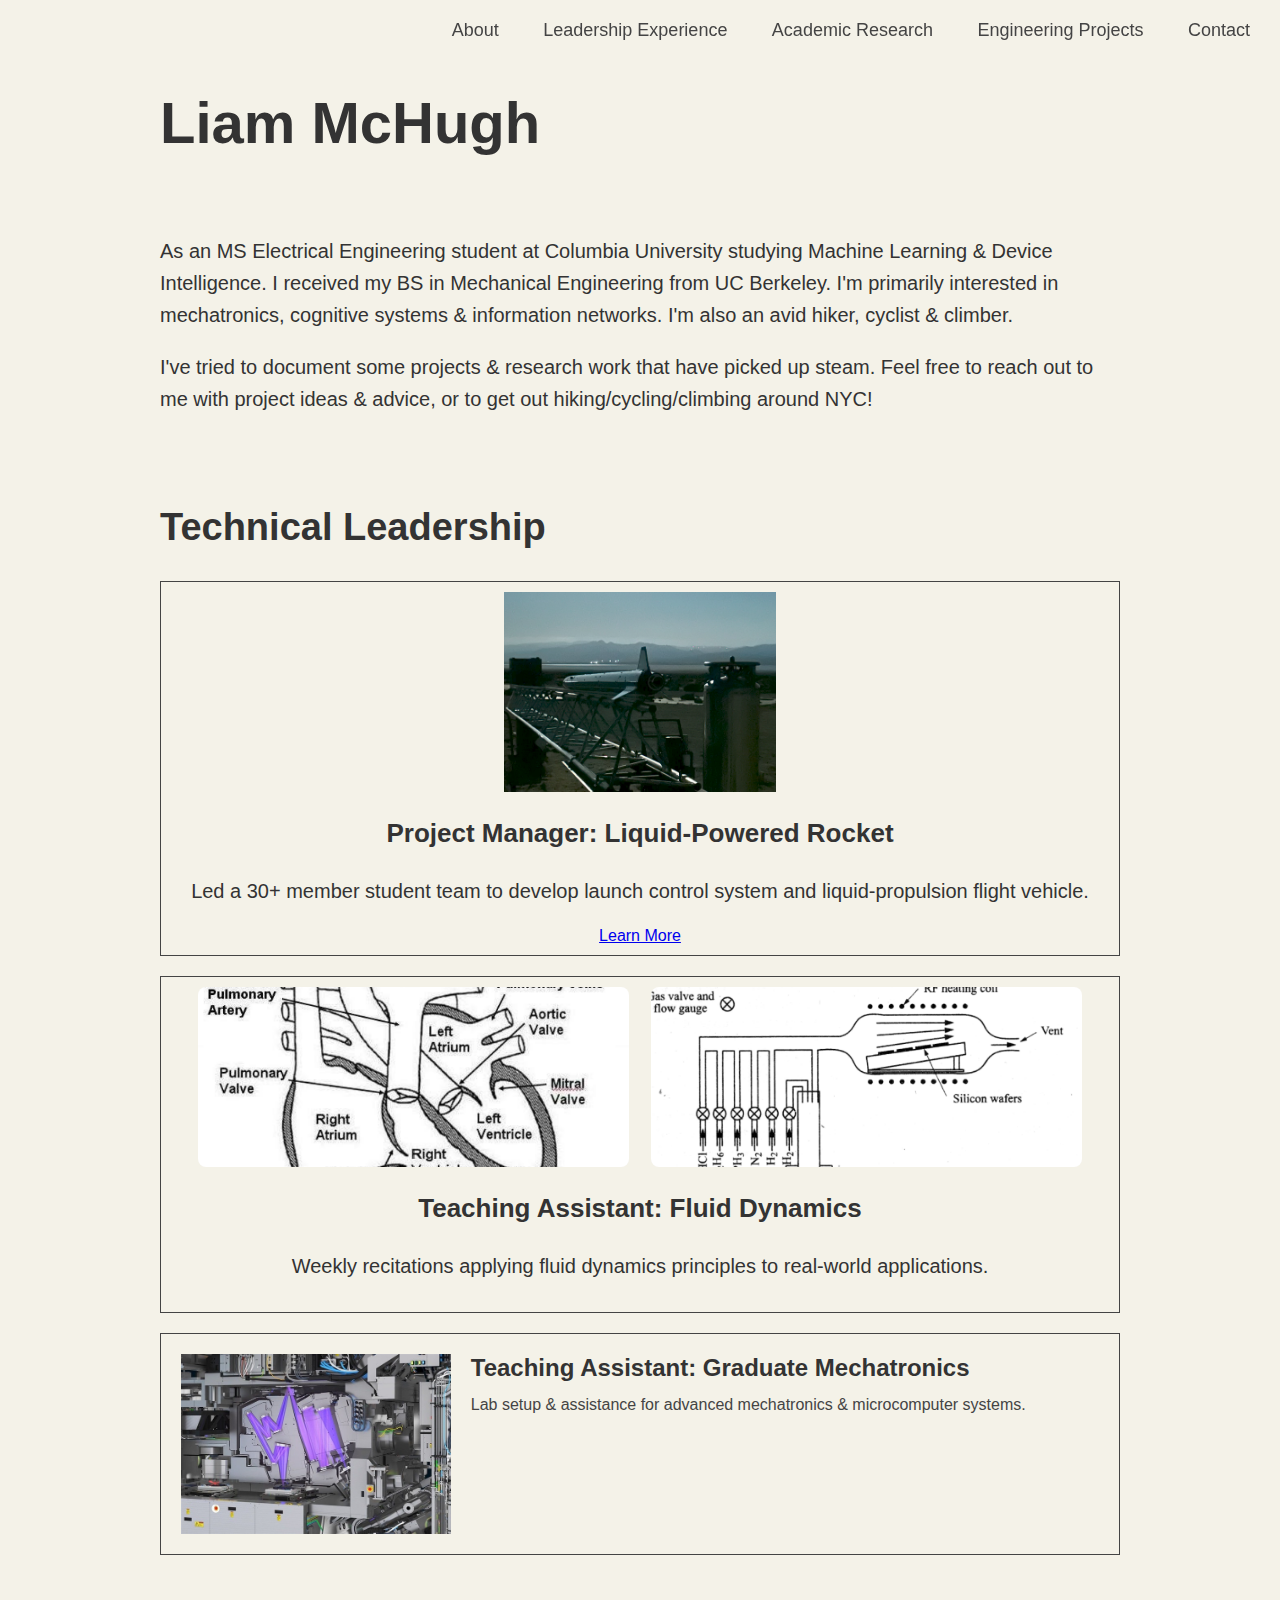
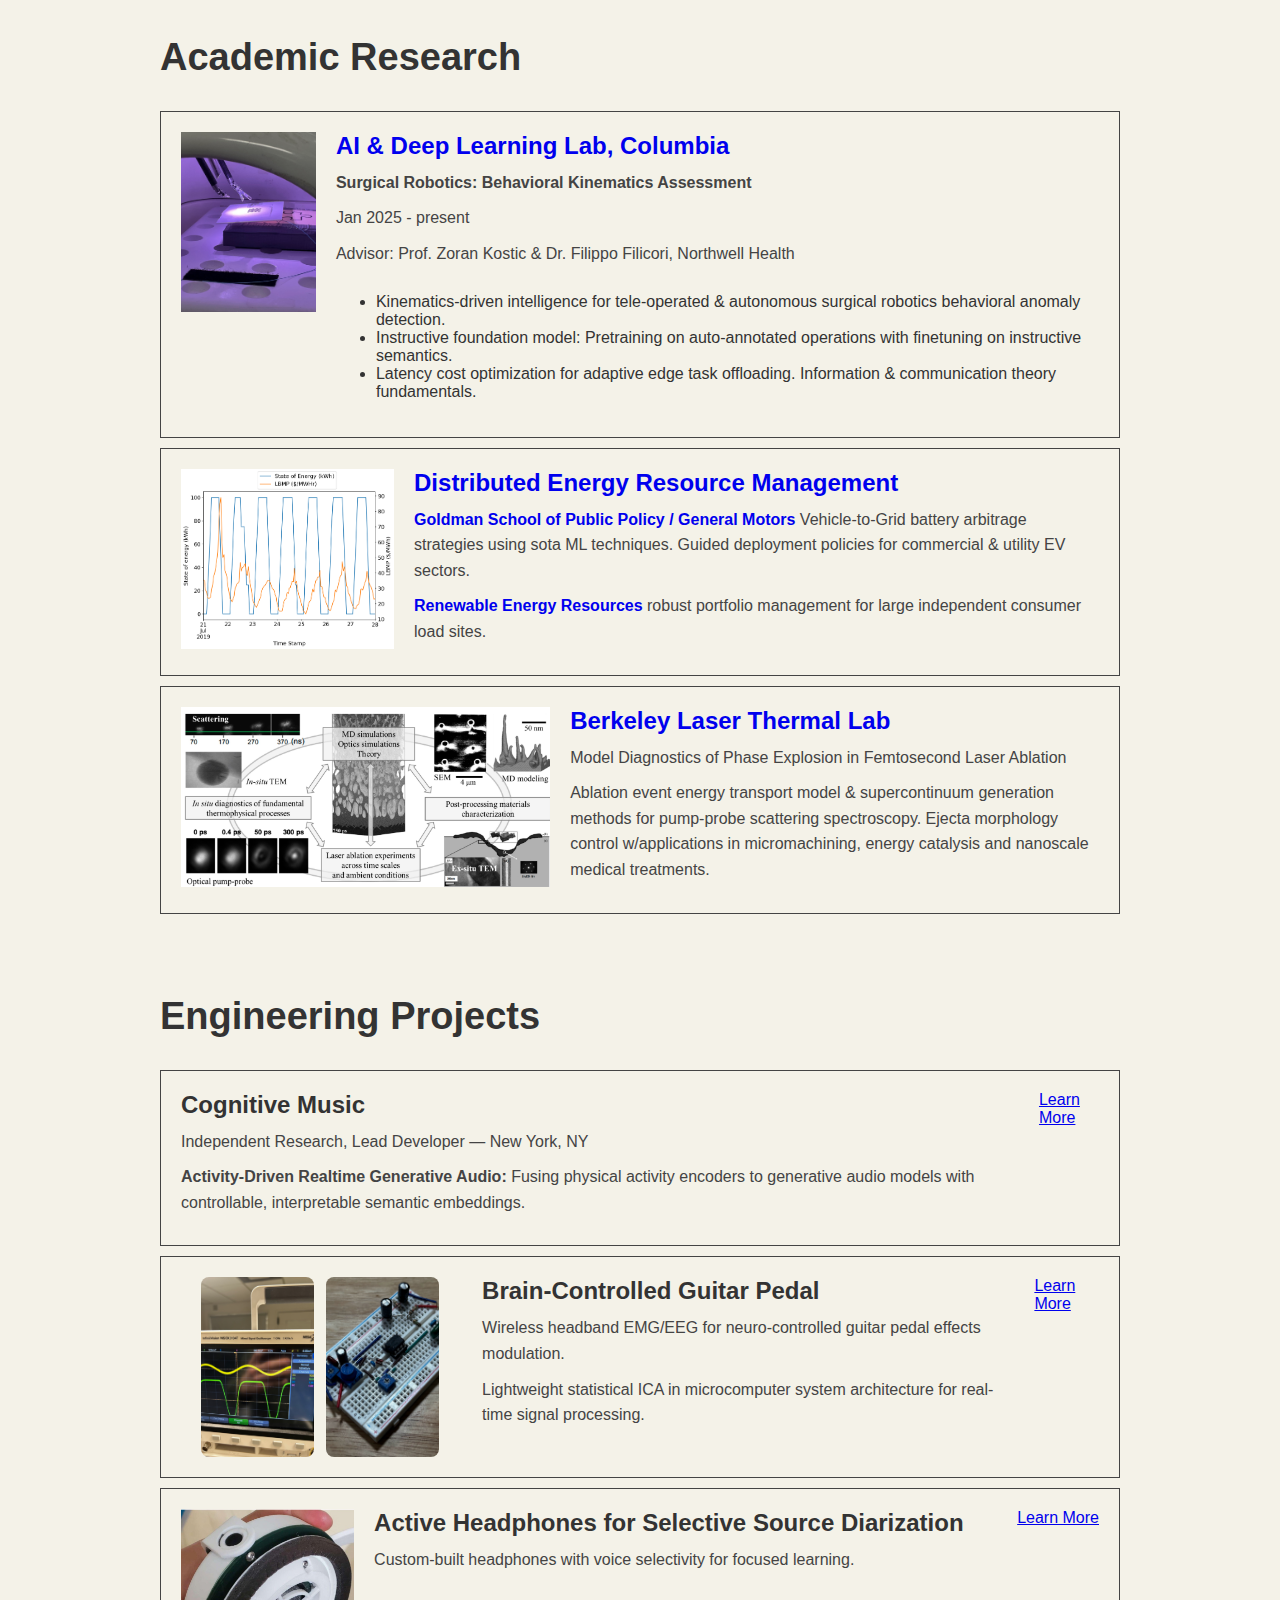
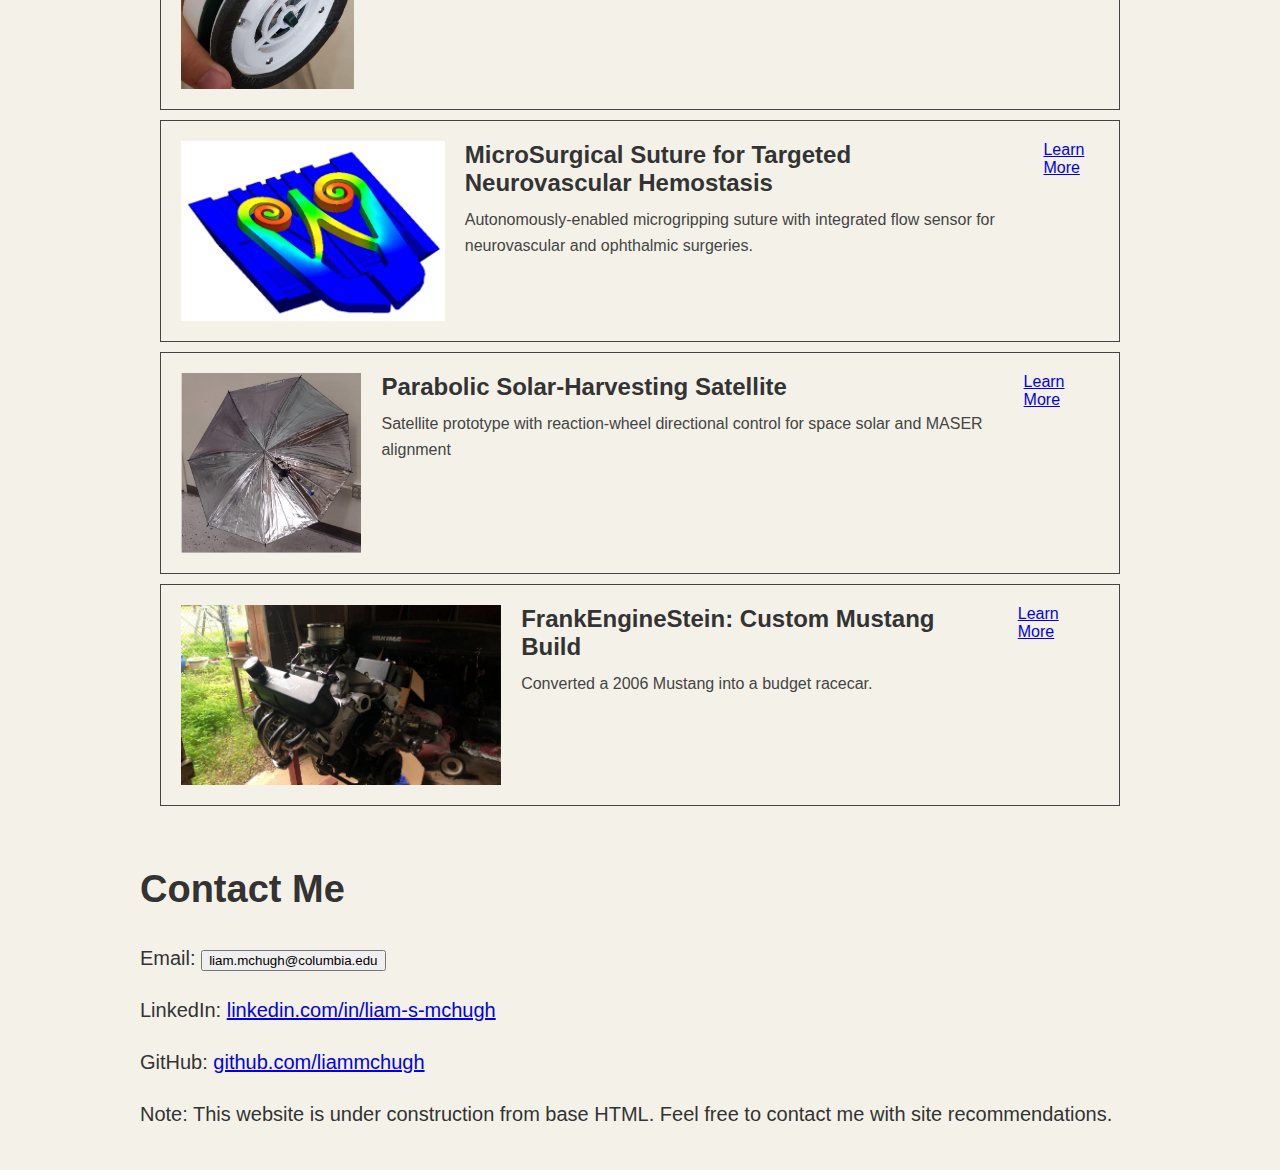
<file: index.html>
<!DOCTYPE html>
<html lang="en">
<head>
    <meta charset="UTF-8">
    <meta name="viewport" content="width=device-width, initial-scale=1.0">
    <title>Liam McHugh - Portfolio</title>
    <link rel="stylesheet" href="css/style.css">
</head>
<body>
    <div class="container">
        <aside class="top-menu">
            <div class="menu-items">
                <nav>
                    <ul>
                        <li><a href="#about">About</a></li>
                        <!-- <li class="dropdown"> -->
                        <li><a href="#leadership">Leadership Experience</a>
                        <!-- <ul class="dropdown-content">
                            <li><a href="projects/liquid-rocket.html">Liquid-Powered Rocket</a></li>
                            <li><a href="projects/teaching-fluid-dynamics.html">Fluid Dynamics TA</a></li> -->
                                <!-- Add more leadership projects here -->
                            <!-- </ul> -->
                        <!-- </li> -->
                        <!-- <li class="dropdown"> -->
                        <li><a href="#academia">Academic Research</a></li>
                        <li><a href="#projects">Engineering Projects</a></li>
                        <!-- <ul class="dropdown-content">
                            <li><a href="projects/emg-headband.html">EMG Headband</a></li>
                            <li><a href="projects/active-headphones.html">Active Headphones</a></li>
                            <li><a href="projects/micro-suture.html">MicroSuture</a></li>
                            <li><a href="projects/solar-satellite.html">Solar Satellite</a></li> -->
                                <!-- Add more engineering projects here -->
                            <!-- </ul> -->
                        <!-- </li> -->
                        <li><a href="#contact">Contact</a></li>
                    </ul>
                </nav>
            </div>
        </aside>

        <section class="content">
            <h1>Liam McHugh</h1>

            <section id="about">
                <!-- <h2>About Me</h2> -->
                <p>As an MS Electrical Engineering student at Columbia University studying Machine Learning & Device Intelligence. 
                    I received my BS in Mechanical Engineering from UC Berkeley.
                    I'm primarily interested in mechatronics, cognitive systems & information networks.
                    I'm also an avid hiker, cyclist & climber.</p>

                <p> I've tried to document some projects & research work that have picked up steam.
                    Feel free to reach out to me with project ideas & advice, or to get out hiking/cycling/climbing around NYC!</p>
            </section>

            <section id="leadership">
                <h2>Technical Leadership</h2>
                <div class="research-card">
                    <img src="images/liquid-rocket.jpg" alt="Liquid Rocket">
                    <h3>Project Manager: Liquid-Powered Rocket</h3>
                    <p>Led a 30+ member student team to develop launch control system and liquid-propulsion flight vehicle.</p>
                    <a href="projects/STAR.html">Learn More</a>
                </div>
                
                <div class="research-card">
                    <div class="image-grid">
                        <img src="images/teaching-fluids.jpg" alt="Teaching Fluid Dynamics">
                        <img src="images/CVD.jpg" alt="CVD">
                    </div>
                    <h3>Teaching Assistant: Fluid Dynamics</h3>
                    <p>Weekly recitations applying fluid dynamics principles to real-world applications.</p>
                </div>

                <div class="project-card">
                    <img src="images/lithog.jpg" alt="lithography">
                    <div class="project-card-content">
                        <h3>Teaching Assistant: Graduate Mechatronics</h3>
                        <p>Lab setup & assistance for advanced mechatronics & microcomputer systems.</p>
                    </div>
                </div>
            </section>

            <section id="academia">
                <h2>Academic Research</h2>
                <div class="project-card">
                    <img src="images/surgicalrobot.jpg" alt="Surgical Robot">
                    <div class="project-card-content">
                        <h3><a href="https://www.aidl.ee.columbia.edu/">AI & Deep Learning Lab, Columbia</a></h3>
                        <p><strong>Surgical Robotics: Behavioral Kinematics Assessment</strong></p>
                        <p>Jan 2025 - present</p>
                        <p>Advisor: Prof. Zoran Kostic & Dr. Filippo Filicori, Northwell Health</p>
                        <ul>
                            <li>Kinematics-driven intelligence for tele-operated & autonomous surgical robotics behavioral anomaly detection.</li>
                            <li>Instructive foundation model: Pretraining on auto-annotated operations with finetuning on instructive semantics.</li>
                            <li>Latency cost optimization for adaptive edge task offloading. Information & communication theory fundamentals.</li>
                        </ul>
                    </div>
                </div>

                <div class="project-card">
                    <img src="images/Battery_Arb.png" alt="Columbia University">
                    <div class="project-card-content">
                        <h3><a href="https://github.com/liammchugh/ENERGY-technologies">Distributed Energy Resource Management</a></h3>
                        <p><a href="https://gspp.berkeley.edu/">Goldman School of Public Policy / General Motors</a> Vehicle-to-Grid battery arbitrage strategies using sota ML techniques.
                            Guided deployment policies for commercial & utility EV sectors.</p>
                        <p><a href="https://github.com/liammchugh/Energy-PortfolioManagement">Renewable Energy Resources</a> robust portfolio management for large independent consumer load sites.</p>
                    </div>
                </div>

                <div class="project-card"> 
                    <img src="images/LTL-overview.jpg" alt="Berkeley Laser Thermal Lab">
                    <div class="project-card-content">
                        <h3><a href="https://ltl.berkeley.edu/current.html">Berkeley Laser Thermal Lab</a></h3>
                        <p>Model Diagnostics of Phase Explosion in Femtosecond Laser Ablation</p>
                        <p>Ablation event energy transport model & supercontinuum generation methods for pump-probe scattering spectroscopy. 
                            Ejecta morphology control w/applications in micromachining, energy catalysis and nanoscale medical treatments.</p>
                    </div>
                </div>
            </section>

            <section id="projects">
                <h2>Engineering Projects</h2>
                <div class="project-card">
                    <!-- <img src="images/emotive-cognition.jpg" alt="Emotive Cognition"> -->
                    <div class="project-card-content">
                        <h3>Cognitive Music</h3>
                        <p>Independent Research, Lead Developer — New York, NY</p>
                        <p><strong>Activity-Driven Realtime Generative Audio:</strong> Fusing physical activity encoders to generative audio models with controllable, interpretable semantic embeddings.</p>
                    </div>
                    <a href="https://github.com/liammchugh/Emotive-Cognition">Learn More</a>
                </div>
            
                <div class="project-card">
                    <div class="image-grid">
                        <img src="images/modulation.jpg" alt="Modulation">
                        <img src="images/overdrive_bb.jpg" alt="Circuit">
                    </div>
                    <div class="project-card-content">
                        <h3>Brain-Controlled Guitar Pedal</h3>
                        <p>Wireless headband EMG/EEG for neuro-controlled guitar pedal effects modulation. </p>
                            <p>Lightweight statistical ICA in microcomputer system architecture for real-time signal processing.</p>
                    </div>
                    <a href="https://github.com/liammchugh/BrainComputerInterfaces/tree/main/BCI_GuitarPedal">Learn More</a>
                </div>
                            
                <div class="project-card">
                    <img src="images/headph.jpg" alt="Active Headphones">
                    <div class="project-card-content">
                        <h3>Active Headphones for Selective Source Diarization</h3>
                        <p>Custom-built headphones with voice selectivity for focused learning.</p>
                    </div>
                    <a href="projects/active-headphones.html">Learn More</a>
                </div>
                
                <div class="project-card">
                    <img src="images/micro-suture.jpg" alt="MicroSurgical Suture">
                    <div class="project-card-content">
                        <h3>MicroSurgical Suture for Targeted Neurovascular Hemostasis</h3>
                        <p>Autonomously-enabled microgripping suture with integrated flow sensor for neurovascular and ophthalmic surgeries.</p>
                    </div>
                    <a href="projects/micro-suture.html">Learn More</a>
                </div>
                
                <div class="project-card">
                    <img src="images/satellite.jpg" alt="Solar-Concentrating Satellite">
                    <div class="project-card-content">
                        <h3>Parabolic Solar-Harvesting Satellite</h3>
                        <p>Satellite prototype with reaction-wheel directional control for space solar and MASER alignment</p>
                    </div>
                    <a href="projects/solar-satellite.html">Learn More</a>
                </div>

                <div class="project-card">
                    <img src="images/carbuild.jpg" alt="FrankEngineStein: Custom Mustang Build">
                    <div class="project-card-content">
                        <h3>FrankEngineStein: Custom Mustang Build</h3>
                        <p>Converted a 2006 Mustang into a budget racecar.</p>
                    </div>
                    <a href="projects/track-car-build.html">Learn More</a>
                </div>
                
            </section>
            
            <section id="contact">
                <h2>Contact Me</h2>
                <p>Email: <button onclick="copyToClipboard('liam.mchugh@columbia.edu')">liam.mchugh@columbia.edu</button></p>
                <script>
                    function copyToClipboard(text) {
                        navigator.clipboard.writeText(text).then(function() {
                            alert('Email copied to clipboard');
                        }, function(err) {
                            console.error('Could not copy text: ', err);
                        });
                    }
                </script>
                <p>LinkedIn: <a href="https://www.linkedin.com/in/liam-s-mchugh">linkedin.com/in/liam-s-mchugh</a></p>
                <p>GitHub: <a href="https://github.com/liammchugh">github.com/liammchugh</a></p>
            </section>

            <section id="note">
                <p>Note: This website is under construction from base HTML. Feel free to contact me with site recommendations.</p>
            </section>
        </section>
    </div>
</body>
</html>
</file>
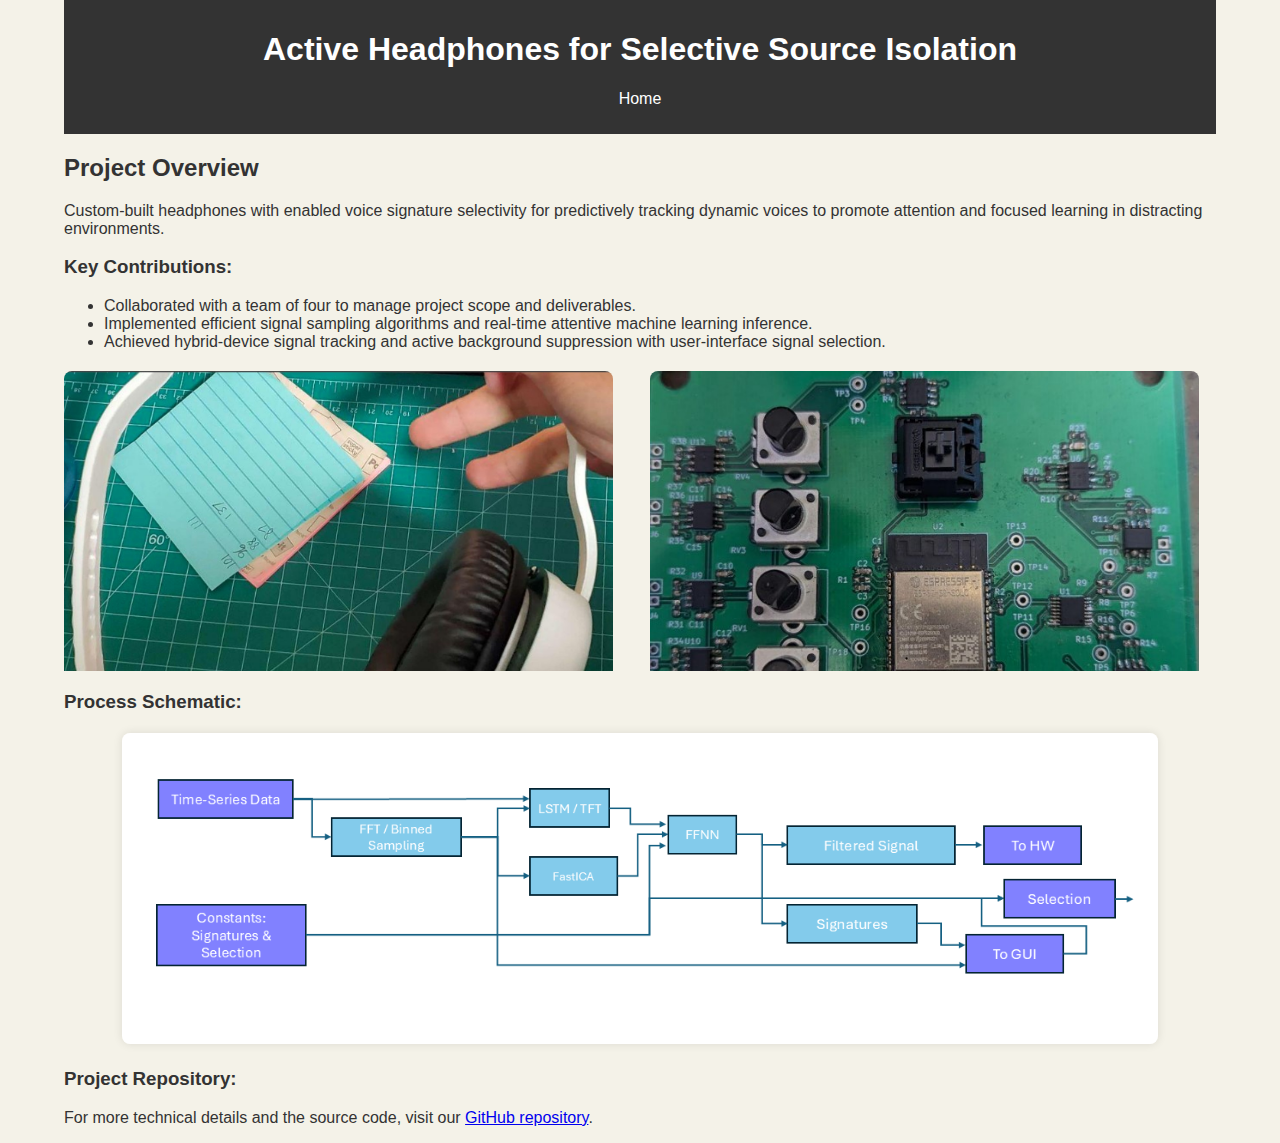
<file: projects/active-headphones.html>
<!DOCTYPE html>
<html lang="en">
<head>
    <meta charset="UTF-8">
    <meta name="viewport" content="width=device-width, initial-scale=1.0">
    <title>Active Headphones for Selective Source Isolation</title>
    <link rel="stylesheet" href="../css/style.css">
</head>
<body>
    <div class="subpage-content">
        <header>
            <h1>Active Headphones for Selective Source Isolation</h1>
            <nav>
                <ul>
                    <li><a href="../index.html">Home</a></li>
                </ul>
            </nav>
        </header>

        <section id="project-details">
            <h2>Project Overview</h2>
            <p>Custom-built headphones with enabled voice signature selectivity for predictively tracking dynamic voices to promote attention and focused learning in distracting environments.</p>

            <h3>Key Contributions:</h3>
            <ul>
                <li>Collaborated with a team of four to manage project scope and deliverables.</li>
                <li>Implemented efficient signal sampling algorithms and real-time attentive machine learning inference.</li>
                <li>Achieved hybrid-device signal tracking and active background suppression with user-interface signal selection.</li>
            </ul>

            <div class="tall-grid">
                <img src="../images/headph-ex.jpg" alt="Headphones Prototype">
                <!-- <img src="../images/active-headphones.jpg" alt="Voice Tracking Technology"> -->
                <img src="../images/headph-pcb.jpg" alt="Signal Processing Algorithms">
                <img src="../images/headph-ui.jpg" alt="Background Suppression">
            </div>
            
            <h3>Process Schematic:</h3>
            <div class="schematic-container">
                <img src="../images/headph-signal-arch.png" alt="Project Schematic" class="schematic-image">
            </div>

            <h3>Project Repository:</h3>
            <p>For more technical details and the source code, visit our <a href="https://github.com/liammchugh/Device-Engineering/tree/main/Active_Selective_Headphones" target="_blank">GitHub repository</a>.</p>

        </section>
    </div>
</body>
</html>
</file>
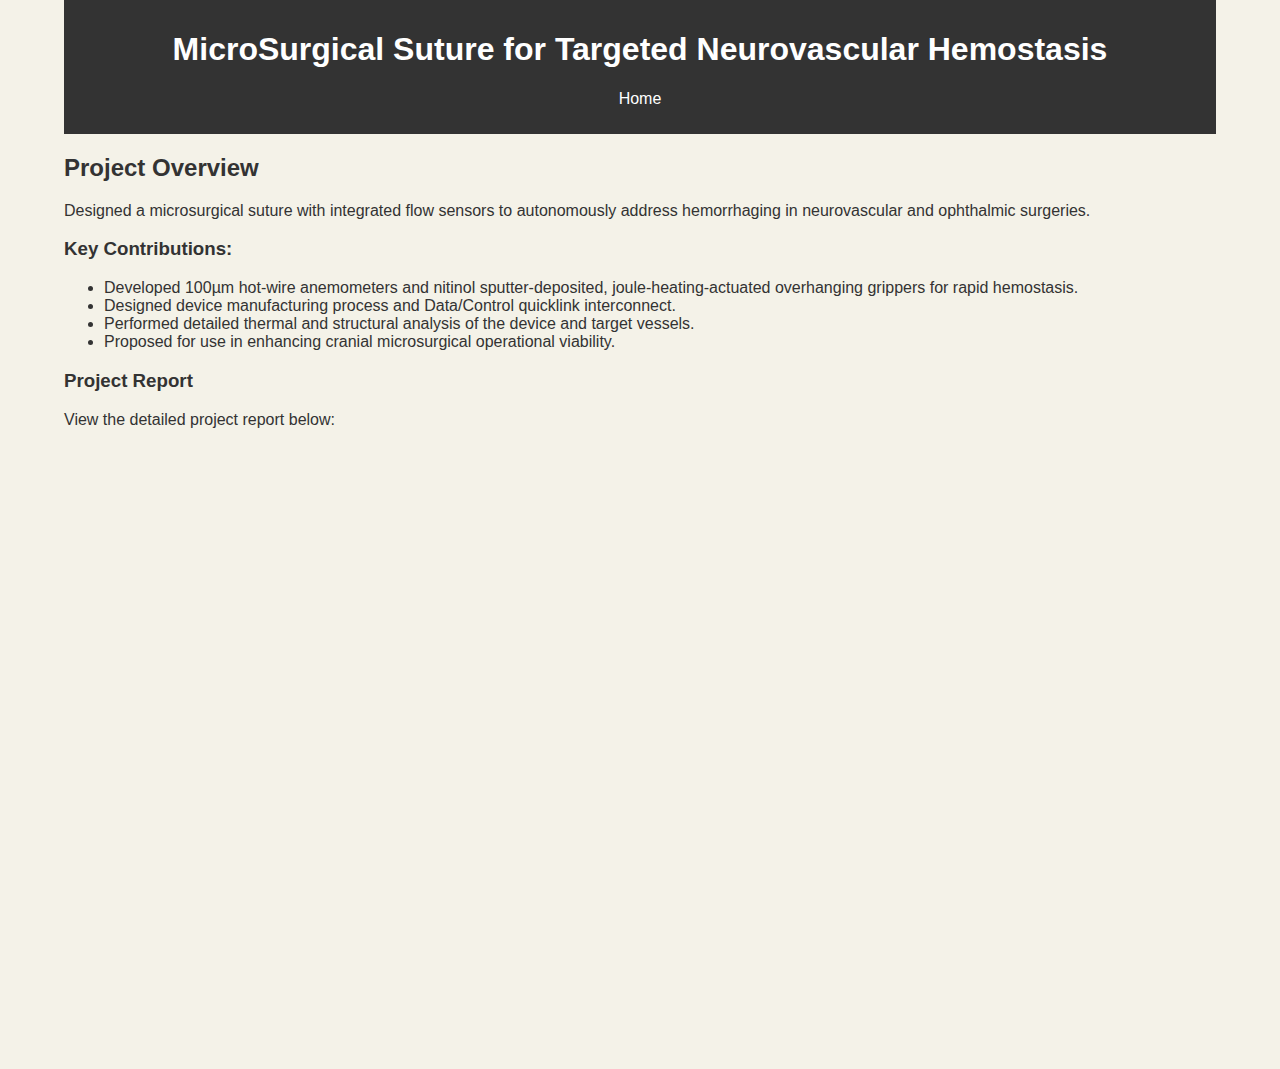
<file: projects/micro-suture.html>
<!DOCTYPE html>
<html lang="en">
<head>
    <meta charset="UTF-8">
    <meta name="viewport" content="width=device-width, initial-scale=1.0">
    <title>MicroSurgical Suture for Targeted Neurovascular Hemostasis</title>
    <link rel="stylesheet" href="../css/style.css">
</head>
<body>
    <div class="subpage-content">
        <header>
            <h1>MicroSurgical Suture for Targeted Neurovascular Hemostasis</h1>
            <nav>
                <ul>
                    <li><a href="../index.html">Home</a></li>
                </ul>
            </nav>
        </header>

        <section id="project-details">
            <h2>Project Overview</h2>
            <p>Designed a microsurgical suture with integrated flow sensors to autonomously address hemorrhaging in neurovascular and ophthalmic surgeries.</p>

            <h3>Key Contributions:</h3>
            <ul>
                <li>Developed 100µm hot-wire anemometers and nitinol sputter-deposited, joule-heating-actuated overhanging grippers for rapid hemostasis.</li>
                <li>Designed device manufacturing process and Data/Control quicklink interconnect.</li>
                <li>Performed detailed thermal and structural analysis of the device and target vessels.</li>
                <li>Proposed for use in enhancing cranial microsurgical operational viability.</li>
            </ul>

            <h3>Project Report</h3>
            <p>View the detailed project report below:</p>
            <div class="pdf-container">
                <iframe src="../pdfs/micro-suture-project-report.pdf" class="pdf-viewer">
                    <p>Your browser doesn't support embedded PDFs. You can <a href="../pdfs/micro-suture-project-report.pdf">download the PDF</a> instead.</p>
                </iframe>
            </div>

        </section>
    </div>
</body>
</html>
</file>
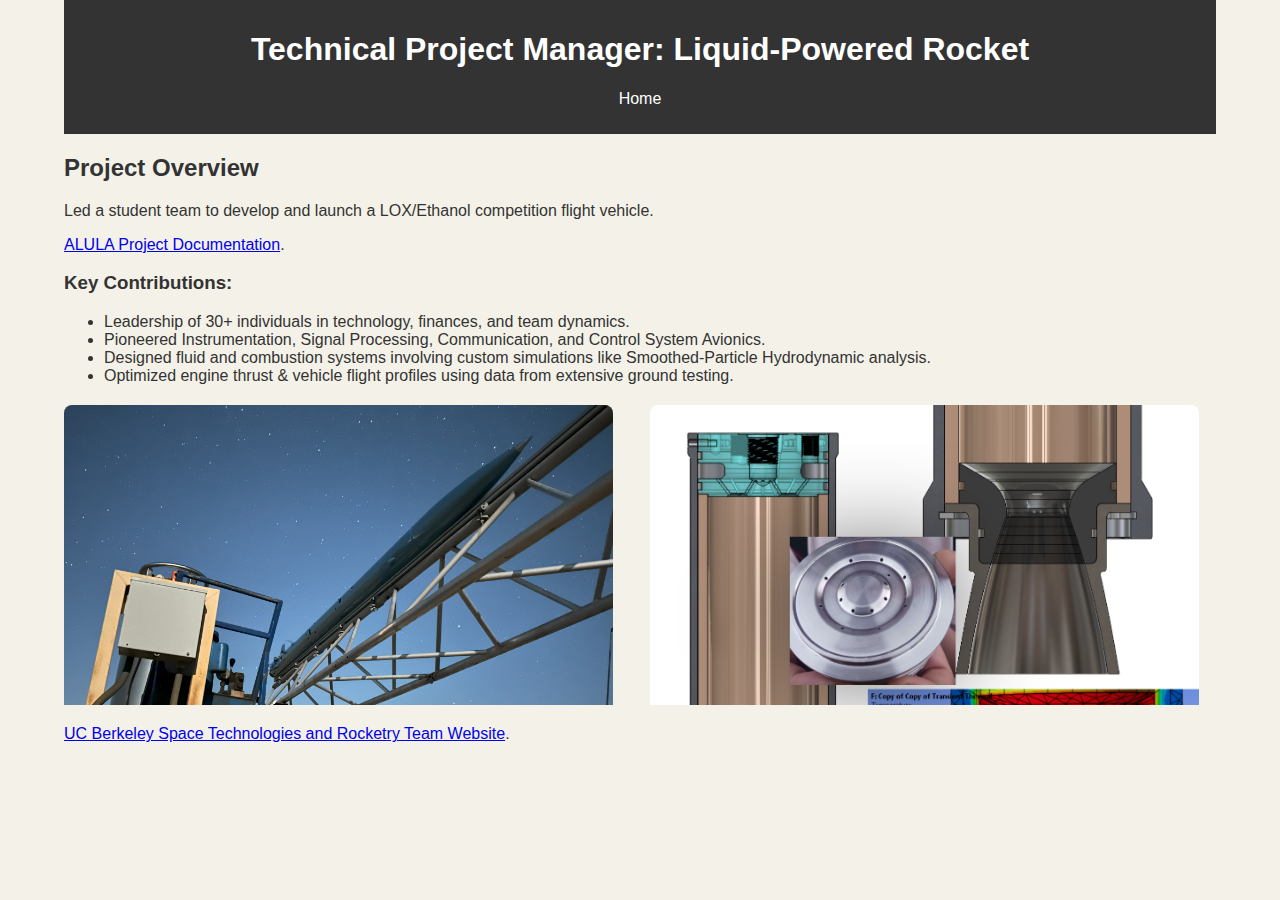
<file: projects/STAR.html>
<!DOCTYPE html>
<html lang="en">
<head>
    <meta charset="UTF-8">
    <meta name="viewport" content="width=device-width, initial-scale=1.0">
    <title>Technical Project Manager: Liquid-Powered Rocket</title>
    <link rel="stylesheet" href="../css/style.css">
</head>
<body>
    <div class="subpage-content">
        <header>
            <h1>Technical Project Manager: Liquid-Powered Rocket</h1>
            <nav>
                <ul>
                    <li><a href="../index.html">Home</a></li>
                </ul>
            </nav>
        </header>

        <section id="project-details">
            <h2>Project Overview</h2>
            <p>Led a student team to develop and launch a LOX/Ethanol competition flight vehicle.</p>
            <p><a href="https://rocketry.gitbook.io/public/current-projects/alula-first-leap" target="_blank">ALULA Project Documentation</a>.</p>
            <h3>Key Contributions:</h3>
            <ul>
                <li>Leadership of 30+ individuals in technology, finances, and team dynamics.</li>
                <li>Pioneered Instrumentation, Signal Processing, Communication, and Control System Avionics.</li>
                <li>Designed fluid and combustion systems involving custom simulations like Smoothed-Particle Hydrodynamic analysis.</li>
                <li>Optimized engine thrust & vehicle flight profiles using data from extensive ground testing.</li>
            </ul>

            <div class="tall-grid">
                <img src="../images/ALULA_STARSHOT.jpg" alt="Avionics">
                <img src="../images/LE2-engine.png" alt="Engine">
                <img src="../images/pcb.png" alt="Flight Control">
                <img src="../images/mountcad.png" alt="Thrust System">
            </div>

            <p><a href="https://stars.studentorg.berkeley.edu/" target="_blank">UC Berkeley Space Technologies and Rocketry Team Website</a>.</p>

        </section>
    </div>
</body>
</html>
</file>
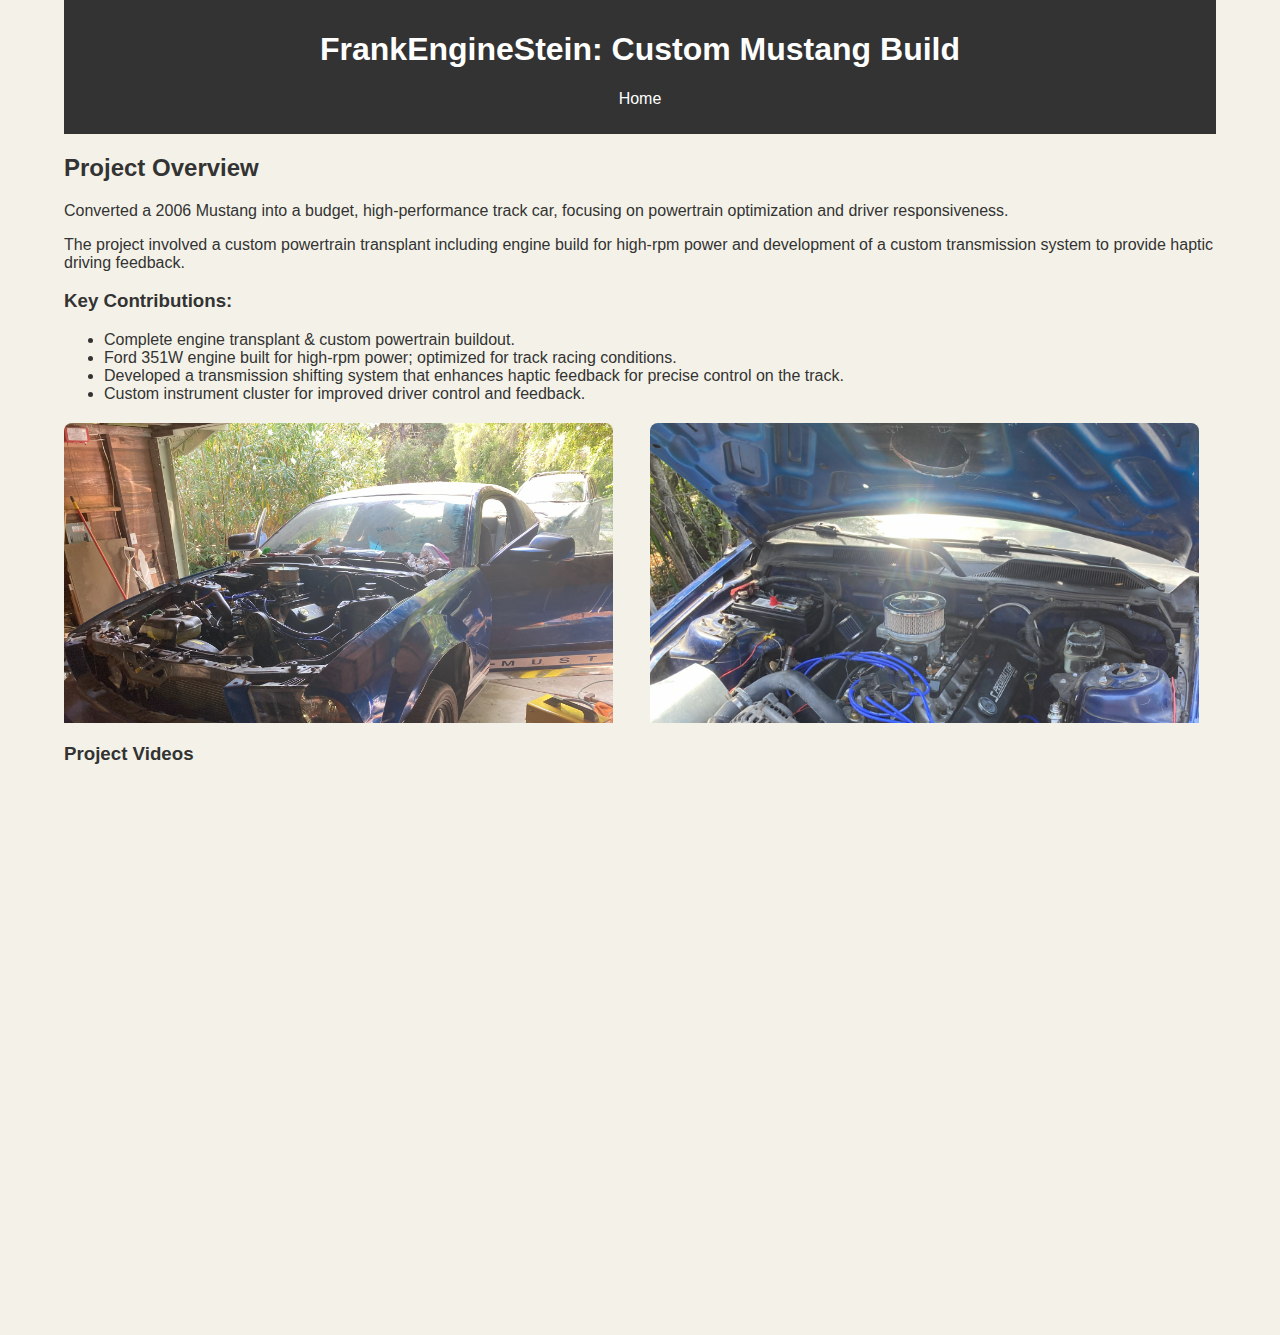
<file: projects/track-car-build.html>
<!DOCTYPE html>
<html lang="en">
<head>
    <meta charset="UTF-8">
    <meta name="viewport" content="width=device-width, initial-scale=1.0">
    <title>FrankEngineStein: Custom Mustang Build</title>
    <link rel="stylesheet" href="../css/style.css">
</head>
<body>
    <div class="subpage-content">
        <header>
            <h1>FrankEngineStein: Custom Mustang Build</h1>
            <nav>
                <ul>
                    <li><a href="../index.html">Home</a></li>
                </ul>
            </nav>
        </header>

        <section id="project-details">
            <h2>Project Overview</h2>
            <p>Converted a 2006 Mustang into a budget, high-performance track car, focusing on powertrain optimization and driver responsiveness. </p>
            <p>The project involved a custom powertrain transplant including engine build for high-rpm power and development of a custom transmission system to provide haptic driving feedback.</p>

            <h3>Key Contributions:</h3>
            <ul>
                <li>Complete engine transplant & custom powertrain buildout.</li>
                <li>Ford 351W engine built for high-rpm power; optimized for track racing conditions.</li>
                <li>Developed a transmission shifting system that enhances haptic feedback for precise control on the track.</li>
                <li>Custom instrument cluster for improved driver control and feedback.</li>
            </ul>

            <div class="tall-grid">
                <img src="../images/Car_Inwork.jpg" alt="Custom Mustang Build">
                <img src="../images/Car_Engine.jpg" alt="Engine Build">
            </div>

            <h3>Project Videos</h3>
            <div class="video-grid">
                <iframe width="315" height="560"
                    src="https://www.youtube.com/embed/VnhNYbZ_DJo"
                    title="YouTube video player" frameborder="0"
                    allow="accelerometer; autoplay; clipboard-write; encrypted-media; gyroscope; picture-in-picture"
                    allowfullscreen>
                </iframe>
                <iframe width="315" height="560"
                    src="https://www.youtube.com/embed/HAfyCy5NsaU"
                    title="YouTube video player" frameborder="0"
                    allow="accelerometer; autoplay; clipboard-write; encrypted-media; gyroscope; picture-in-picture"
                    allowfullscreen>
                </iframe>
            </div>

        </section>
    </div>
</body>
</html>
</file>
<file: css/style.css>
body {
    font-family: 'Quicksand', sans-serif;
    background-color: #F4F2E8;
    margin: 0;
    padding: 0;
    color: #333;
}

.top-menu {
    position: fixed;
    top: 0;
    left: 0;
    right: 0;
    background-color: transparent;
    padding: 4px 20px;
    z-index: 1000;
}

.menu-items {
    display: flex;
    justify-content: flex-end;
    align-items: center;
    background-color: transparent;
}

.menu-items a {
    color: #444;
    text-decoration: none;
    font-size: 18px;
    margin-left: 20px;
    transition: color 0.3s ease;
    background-color: transparent;
}

.menu-items a:hover {
    color: #777;
    background-color: transparent;
}

.dropdown.active .dropdown-content {
    display: block;
}

.dropdown-content {
    display: none;
    position: relative;
    background-color: transparent;
    padding-left: 20px;
    margin-top: 10px;
    z-index: 1;
}

.dropdown:hover .dropdown-content {
    display: block;
    transition-delay: 1s;  /* Adds a delay to make dropdowns easier to open */
}

.dropdown-content li {
    margin-top: 10px;
}

.dropdown-content li a {
    color: white;
    text-decoration: none;
    display: block;  /* Ensures sub-items are also line-by-line */
}

.dropdown-content li a:hover {
    color: #ddd;
}

.content {
    background-color: transparent;
    margin-left: 120px;
    margin-right: 120px;
    padding: 20px;
    flex-grow: 1;
}

.content h1 {
    font-size: 58px;
    color: #333;
    padding-left: 20px;
    padding-top: 30px;
    font-family: 'Quicksand', sans-serif;
    background-color: transparent;
}

.content h2 {
    font-size: 38px;
    background-color: transparent;
    /* padding: 0 20px; */
}

.content h3 {
    font-size: 26px;
    background-color: transparent;
}

.content p {
    font-size: 20px;
    line-height: 1.6;
}

header {
    background-color: #333;
    color: white;
    padding: 10px 0;
    text-align: center;
}

nav ul {
    list-style: none;
    padding: 0;
}

nav ul li {
    display: inline;
    margin: 0 10px;
}

nav ul li a {
    color: white;
    text-decoration: none;
}

#hero {
    background-color: transparent;
    padding: 50px;
    text-align: center;
}

#about {
    padding: 20px;
    background-color: transparent;
}

#leadership {
    padding: 20px;
    background-color: transparent;
}

#academia {
    padding: 20px;
    background-color: transparent;
}

#projects {
    padding: 20px;
    background-color: transparent;
}

#contact {
    background-color: transparent;
}

.project-card {
    display: flex;
    flex-direction: row; /* Ensure horizontal layout */
    align-items: flex-start; /* Align items to the top */
    border: 1.5px solid #444;
    background-color: #F4F2E8; /* Optional: Set a light background color */
    margin-bottom: 10px;
    margin-top: 10px;
    padding: 20px;
    text-align: left;
    gap: 20px; /* Space between the image and content */
}

/* Style for the image */
.project-card img {
    flex-shrink: 1; /* Allow the image to shrink */
    height: auto;
    max-height: 180px; /* Limit the height of the image */
    width: auto; /* Keep the aspect ratio */
    object-fit: cover; /* Ensure proper cropping if necessary */
    margin-right: 0; /* Avoid extra margins */
}

/* Content container for heading and text */
.project-card-content {
    display: flex;
    flex-direction: column; /* Stack the heading and text */
    justify-content: flex-start; /* Align content to the top */
    flex-grow: 1; /* Allow content to take up remaining space */
}

/* Style for the heading */
.project-card-content h3 {
    margin: 0 0 10px 0; /* Add space below the heading */
    font-size: 1.5em; /* Larger font size for prominence */
    font-weight: bold;
    color: #333;
}

/* Style for the text */
.project-card-content p {
    margin: 0 0 10px 0; /* Space below paragraph */
    font-size: 1em;
    line-height: 1.6;
    color: #444;
}

/* Style for the link */
.project-card-content a {
    text-decoration: none;
    font-weight: bold;
    margin-top: auto; /* Push the link to the bottom */
    align-self: flex-start; /* Align link to the left */
}

.research-card {
    border: 1.5px solid #444;
    background-color: transparent;
    margin-bottom: 20px;
    padding: 10px;
    text-align: center;
}

.research-card img {
    height: 200px;
    width: auto; 
    margin: 0 auto;
    display: block;
}

.image-grid {
    display: grid;
    grid-template-columns: repeat(2, 1fr);
    gap: 8px;
    margin: 0 20px;
}

.image-grid img {
    width: 97%;
    height: 180px;
    object-fit: cover;
    border-radius: 8px;
}

.tall-grid {
    display: grid;
    grid-template-columns: repeat(2, 1fr);
    max-height: 300px;
    overflow-y: auto;
    gap: 20px;
    margin: 20px 0;
    justify-content: center;
}

.tall-grid img {
    width: 97%;
    height: fit-content;
    object-fit: cover;
    border-radius: 8px;
}

.video-grid {
    display: grid;
    grid-template-columns: repeat(auto-fit, minmax(300px, 1fr));
    gap: 20px;
    margin: 20px 0;
    justify-content: center;
}

.video-grid iframe {
    width: 100%;
    height: 530px;
    max-width: 315px;
    margin: 0 auto;
}

.schematic-container {
    max-width: 100%;
    margin: 20px 0;
    text-align: center;
}

.schematic-image {
    max-width: 90%;
    height: auto;
    box-shadow: 0 0 10px rgba(0,0,0,0.1);
    background-color: transparent; 
    border-radius: 8px;
}

.subpage-content {
    padding: 0 5%;
    max-width: 1200px;
    margin: 0 auto;
}

.home-link {
    position: absolute;
    top: 20px;
    left: 20px;
    font-size: 18px;
    color: #333;
    text-decoration: none;
    transition: color 0.3s ease;
}

.home-link:hover {
    color: #777;
}

.pdf-container {
    width: 100%;
    height: 600px;
    margin: 20px 0;
}

.pdf-viewer {
    width: 100%;
    height: 100%;
    border: none;
}
</file>
